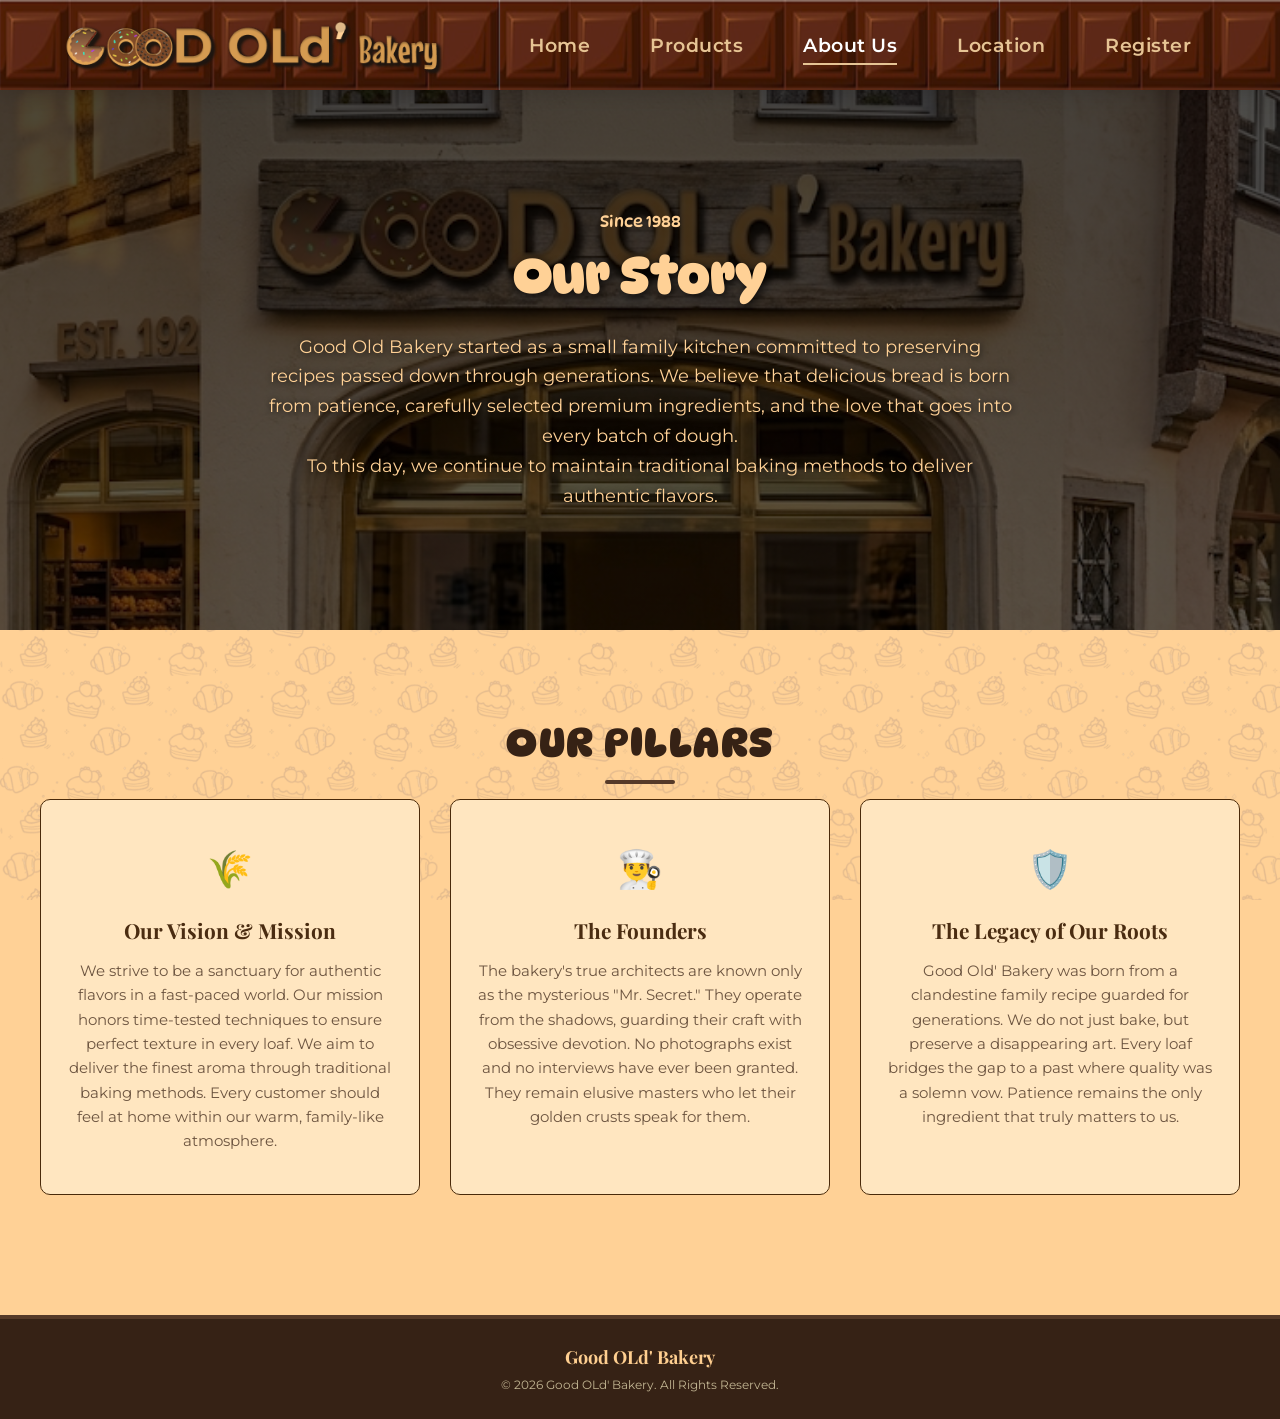
<file: AboutUs.html>
<!doctype html>
<html lang="en">
  <head>
    <meta charset="UTF-8" />
    <meta name="viewport" content="width=device-width, initial-scale=1.0" />
    <title>About Us</title>
    <link rel="stylesheet" href="../static/style.css" />
  </head>
  <body class="animated-bg">
    <header>
      <div class="navbar">
        <div class="logo">
          <a href="index.html"><img src="../Assets/logo.png" alt="Logo" /></a>
        </div>
        <div class="nav-links">
          <a href="index.html">Home</a>
          <a href="Products.html">Products</a>
          <a href="AboutUs.html" class="active">About Us</a>
          <a href="Location.html">Location</a>
          <a href="Register.html">Register</a>
        </div>
      </div>
      <div class="bottom-nav">
        <a href="index.html" class="nav-item">
          <img src="../Assets/homebtn.png" alt="home" />
          <span class="nav-text">Home</span>
        </a>
        <a href="Products.html" class="nav-item">
          <img src="../Assets/productsbtn.png" alt="Products" />
          <span class="nav-text">Products</span>
        </a>
        <a href="Location.html" class="nav-item">
          <img src="../Assets/locationbtn.png" alt="Location" />
          <span class="nav-text">Location</span>
        </a>
        <a href="AboutUs.html" class="nav-item active">
          <img src="../Assets/active-aboutusbtn.png" alt="About Us" />
          <span class="nav-text">About Us</span>
        </a>

        <a href="Register.html" class="nav-item">
          <img src="../Assets/registerbtn.png" alt="Register" />
          <span class="nav-text">Register</span>
        </a>
      </div>
    </header>

    <main class="page-inside">
      <section class="hero-banner">
        <div class="hero-content">
          <span class="badge">Since 1988</span>
          <h2>Our Story</h2>
          <p>
            Good Old Bakery started as a small family kitchen committed to
            preserving recipes passed down through generations. We believe that
            delicious bread is born from patience, carefully selected premium
            ingredients, and the love that goes into every batch of dough.
          </p>
          <p>
            To this day, we continue to maintain traditional baking methods to
            deliver authentic flavors.
          </p>
        </div>
      </section>

      <section class="content-block">
        <div class="wrapper">
          <h2 class="section-title">Our Pillars</h2>

          <div class="card-grid">
            <div class="card-item">
              <div class="icon-box">🌾</div>
              <h3>Our Vision & Mission</h3>
              <p>
                We strive to be a sanctuary for authentic flavors in a
                fast-paced world. Our mission honors time-tested techniques to
                ensure perfect texture in every loaf. We aim to deliver the
                finest aroma through traditional baking methods. Every customer
                should feel at home within our warm, family-like atmosphere.
              </p>
            </div>

            <div class="card-item">
              <div class="icon-box">👨‍🍳</div>
              <h3>The Founders</h3>
              <p>
                The bakery's true architects are known only as the mysterious
                "Mr. Secret." They operate from the shadows, guarding their
                craft with obsessive devotion. No photographs exist and no
                interviews have ever been granted. They remain elusive masters
                who let their golden crusts speak for them.
              </p>
            </div>

            <div class="card-item">
              <div class="icon-box">🛡️</div>
              <h3>The Legacy of Our Roots</h3>
              <p>
                Good Old' Bakery was born from a clandestine family recipe
                guarded for generations. We do not just bake, but preserve a
                disappearing art. Every loaf bridges the gap to a past where
                quality was a solemn vow. Patience remains the only ingredient
                that truly matters to us.
              </p>
            </div>
          </div>
        </div>
      </section>
    </main>

    <footer class="site-footer">
      <div class="footer-container">
        <div class="footer-info">
          <h3 class="footer-title">Good OLd' Bakery</h3>
          <p class="footer-copyright">
            &copy; 2026 Good OLd' Bakery. All Rights Reserved.
          </p>
        </div>
      </div>
    </footer>
  </body>
</html>
</file>
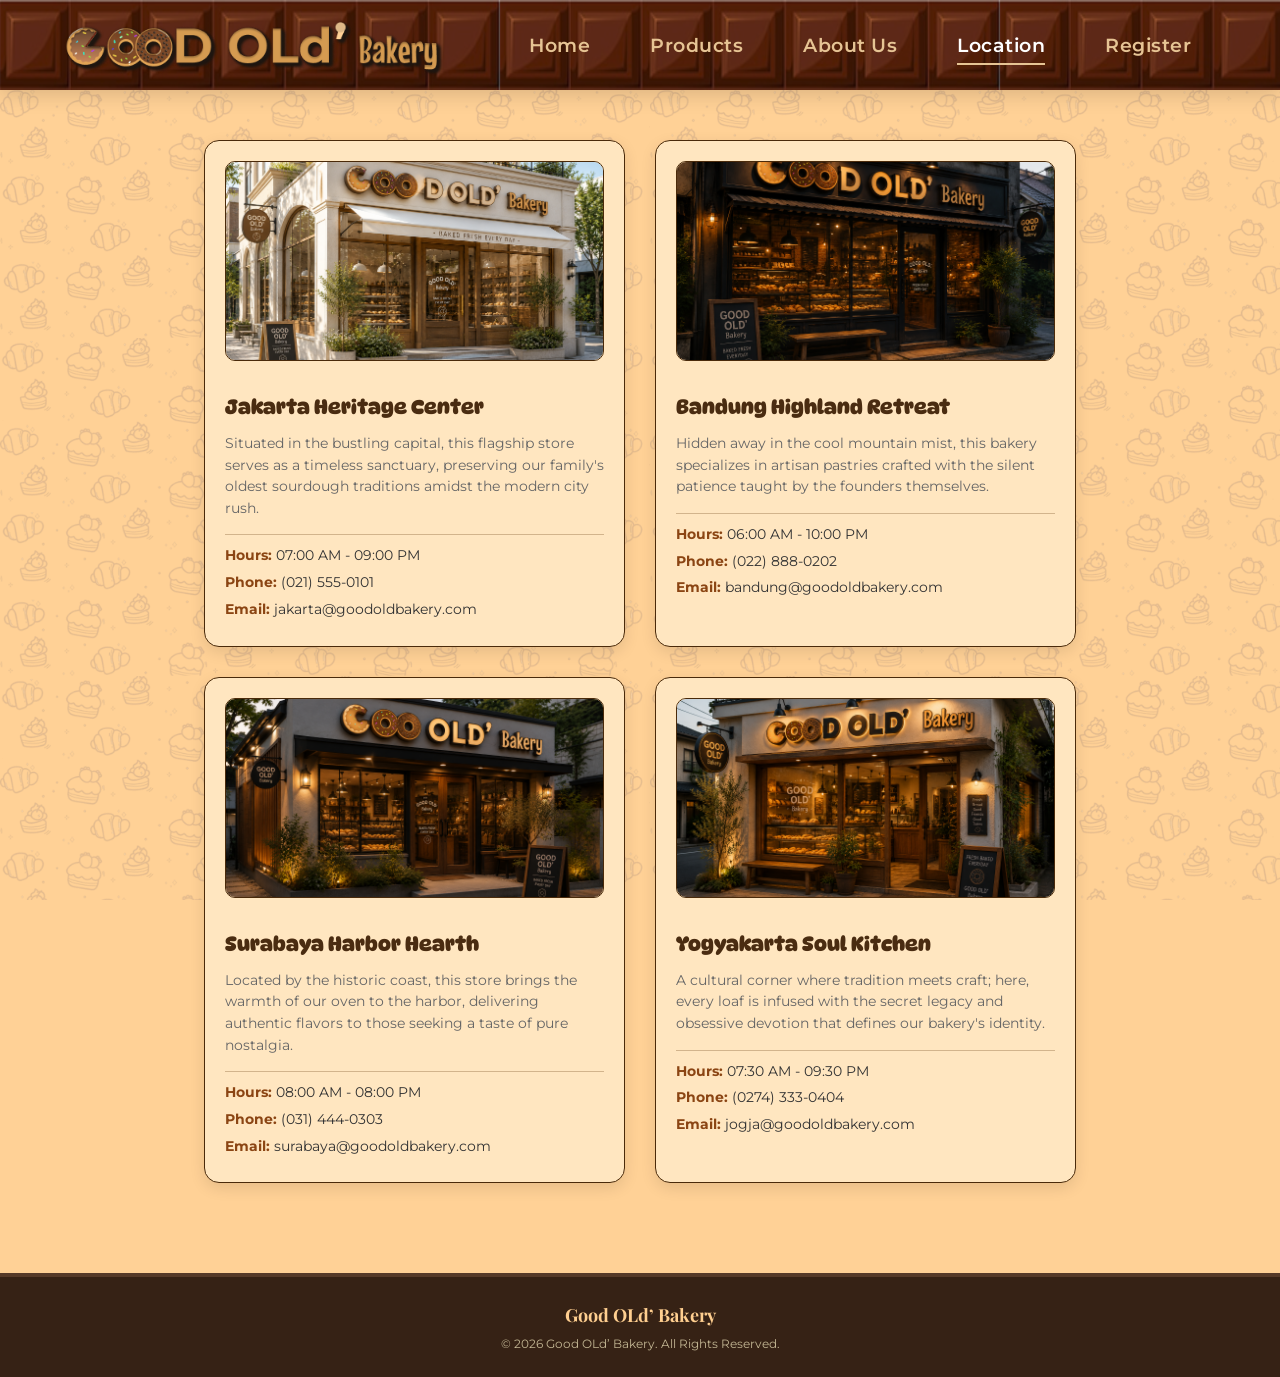
<file: Location.html>
<!doctype html>
<html lang="en">
  <head>
    <meta charset="UTF-8" />
    <meta name="viewport" content="width=device-width, initial-scale=1.0" />
    <title>Location</title>
    <link rel="stylesheet" href="../static/style.css" />
  </head>
  <body class="animated-bg">
    <header>
      <div class="navbar">
        <div class="logo">
          <a href="index.html"><img src="../Assets/logo.png" alt="Logo" /></a>
        </div>
        <div class="nav-links">
          <a href="index.html">Home</a>
          <a href="Products.html">Products</a>
          <a href="AboutUs.html">About Us</a>
          <a href="Location.html" class="active">Location</a>
          <a href="Register.html">Register</a>
        </div>
      </div>

      <div class="bottom-nav">
        <a href="index.html" class="nav-item">
          <img src="../Assets/homebtn.png" alt="home" />
          <span class="nav-text">Home</span>
        </a>
        <a href="Products.html" class="nav-item">
          <img src="../Assets/productsbtn.png" alt="Products" />
          <span class="nav-text">Products</span>
        </a>
        <a href="Location.html" class="nav-item active">
          <img src="../Assets/active-locationbtn.png" alt="Location" />
          <span class="nav-text">Location</span>
        </a>
        <a href="AboutUs.html" class="nav-item">
          <img src="../Assets/aboutusbtn.png" alt="About Us" />
          <span class="nav-text">About Us</span>
        </a>

        <a href="Register.html" class="nav-item">
          <img src="../Assets/registerbtn.png" alt="Register" />
          <span class="nav-text">Register</span>
        </a>
      </div>
    </header>

    <main class="page-inside">
      <section class="location-grid">
        <article class="location-card">
          <img src="../Assets/jakarta.png" alt="Jakarta Branch" />
          <h3>Jakarta Heritage Center</h3>
          <p class="desc">
            Situated in the bustling capital, this flagship store serves as a
            timeless sanctuary, preserving our family's oldest sourdough
            traditions amidst the modern city rush.
          </p>
          <ul class="details">
            <li><strong>Hours:</strong> 07:00 AM - 09:00 PM</li>
            <li><strong>Phone:</strong> (021) 555-0101</li>
            <li><strong>Email:</strong> jakarta@goodoldbakery.com</li>
          </ul>
        </article>

        <article class="location-card">
          <img src="../Assets/bandung.png" alt="Bandung Branch" />
          <h3>Bandung Highland Retreat</h3>
          <p class="desc">
            Hidden away in the cool mountain mist, this bakery specializes in
            artisan pastries crafted with the silent patience taught by the
            founders themselves.
          </p>
          <ul class="details">
            <li><strong>Hours:</strong> 06:00 AM - 10:00 PM</li>
            <li><strong>Phone:</strong> (022) 888-0202</li>
            <li><strong>Email:</strong> bandung@goodoldbakery.com</li>
          </ul>
        </article>

        <article class="location-card">
          <img src="../Assets/surabaya.png" alt="Surabaya Branch" />
          <h3>Surabaya Harbor Hearth</h3>
          <p class="desc">
            Located by the historic coast, this store brings the warmth of our
            oven to the harbor, delivering authentic flavors to those seeking a
            taste of pure nostalgia.
          </p>
          <ul class="details">
            <li><strong>Hours:</strong> 08:00 AM - 08:00 PM</li>
            <li><strong>Phone:</strong> (031) 444-0303</li>
            <li><strong>Email:</strong> surabaya@goodoldbakery.com</li>
          </ul>
        </article>

        <article class="location-card">
          <img src="../Assets/yogyakarta.png" alt="Yogyakarta Branch" />
          <h3>Yogyakarta Soul Kitchen</h3>
          <p class="desc">
            A cultural corner where tradition meets craft; here, every loaf is
            infused with the secret legacy and obsessive devotion that defines
            our bakery's identity.
          </p>
          <ul class="details">
            <li><strong>Hours:</strong> 07:30 AM - 09:30 PM</li>
            <li><strong>Phone:</strong> (0274) 333-0404</li>
            <li><strong>Email:</strong> jogja@goodoldbakery.com</li>
          </ul>
        </article>
      </section>
    </main>

    <footer class="site-footer">
      <div class="footer-container">
        <div class="footer-info">
          <h3 class="footer-title">Good OLd’ Bakery</h3>
          <p class="footer-copyright">
            &copy; 2026 Good OLd’ Bakery. All Rights Reserved.
          </p>
        </div>
      </div>
    </footer>
  </body>
</html>
</file>
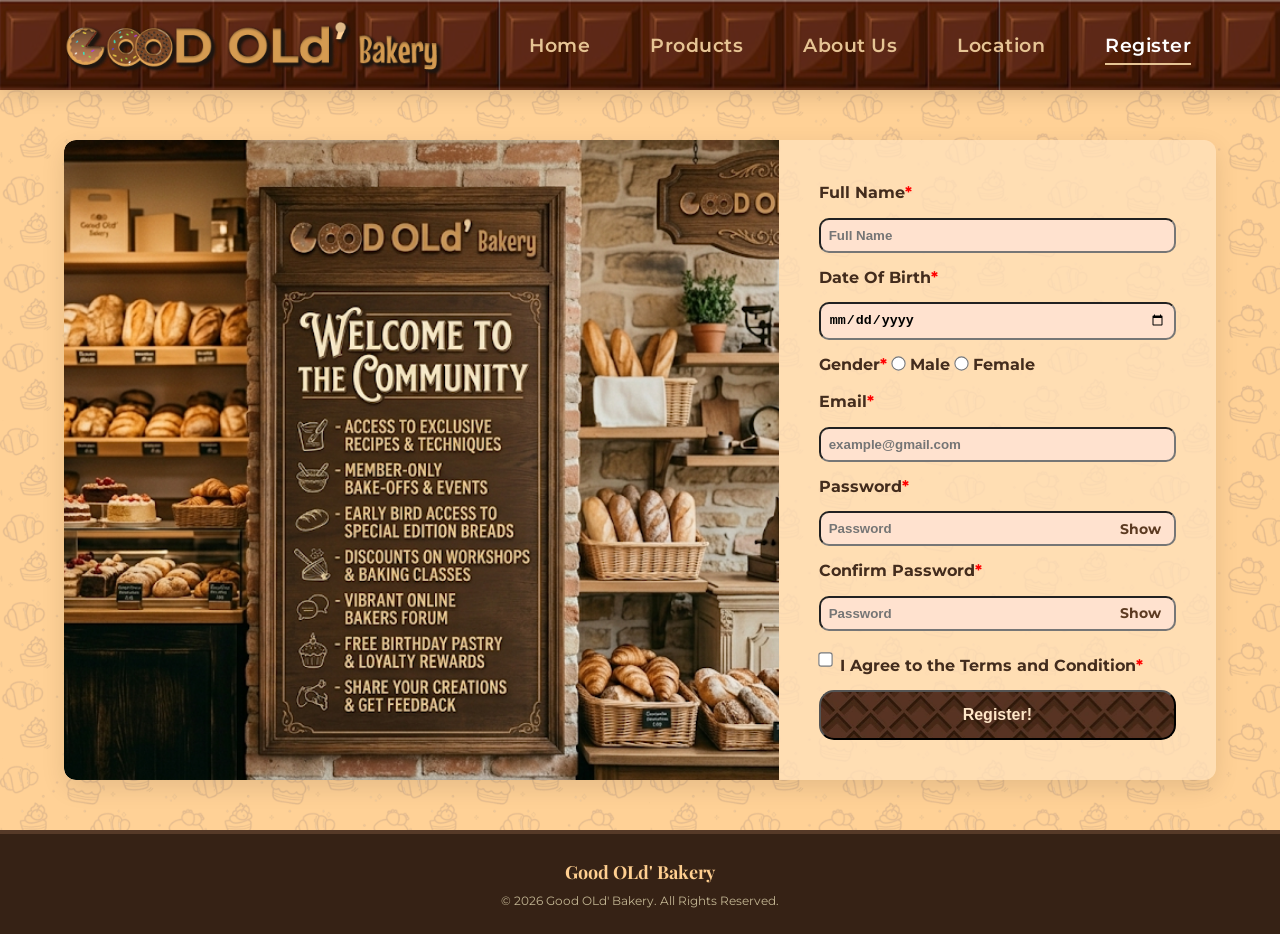
<file: Register.html>
<!doctype html>
<html lang="en">
  <head>
    <meta charset="UTF-8" />
    <meta name="viewport" content="width=device-width, initial-scale=1.0" />
    <title>Register — Good Old' Bakery</title>
    <link rel="stylesheet" href="../static/style.css" />
  </head>
  <body class="animated-bg">
    <header>
      <div class="navbar">
        <div class="logo">
          <a href="index.html"><img src="../Assets/logo.png" alt="Logo" /></a>
        </div>
        <div class="nav-links">
          <a href="index.html">Home</a>
          <a href="Products.html">Products</a>
          <a href="AboutUs.html">About Us</a>
          <a href="Location.html">Location</a>
          <a href="Register.html" class="active">Register</a>
        </div>
      </div>

      <div class="bottom-nav">
        <a href="index.html" class="nav-item">
          <img src="../Assets/homebtn.png" alt="home" />
          <span class="nav-text">Home</span>
        </a>
        <a href="Products.html" class="nav-item">
          <img src="../Assets/productsbtn.png" alt="Products" />
          <span class="nav-text">Products</span>
        </a>
        <a href="Location.html" class="nav-item">
          <img src="../Assets/locationbtn.png" alt="Location" />
          <span class="nav-text">Location</span>
        </a>
        <a href="AboutUs.html" class="nav-item">
          <img src="../Assets/aboutusbtn.png" alt="About Us" />
          <span class="nav-text">About Us</span>
        </a>
        <a href="Register.html" class="nav-item active">
          <img src="../Assets/active-registerbtn.png" alt="Register" />
          <span class="nav-text">Register</span>
        </a>
      </div>
    </header>

    <main>
      <div class="form" id="form">
        <div class="form-image-left">
          <img src="../Assets/benefit.png" alt="pic_form" />
        </div>

        <form id="registerForm" action="" class="registForm">
          <label for="name">Full Name<span class="star">*</span></label>
          <input
            type="text"
            name="name"
            id="name"
            placeholder="Full Name"
            required
          />

          <label for="datebirth"
            >Date Of Birth<span class="star">*</span></label
          >
          <input type="date" name="date" id="datebirth" required />

          <div>
            <label for="gender">Gender<span class="star">*</span></label>
            <input type="radio" name="gender" id="male" class="checkbox" />
            <label for="male">Male</label>
            <input type="radio" name="gender" id="female" class="checkbox" />
            <label for="female">Female</label>
          </div>

          <label for="email">Email<span class="star">*</span></label>
          <input
            type="email"
            name="email"
            id="email"
            placeholder="example@gmail.com"
            required
          />

          <label for="password">Password<span class="star">*</span></label>
          <div class="password-container">
            <input
              type="password"
              name="password"
              id="password"
              placeholder="Password"
              required
            />
            <span class="toggle-text" onclick="togglePassword('password', this)"
              >Show</span
            >
          </div>

          <label for="confirm-password"
            >Confirm Password<span class="star">*</span></label
          >
          <div class="password-container">
            <input
              type="password"
              name="confirm-password"
              id="confirm-password"
              placeholder="Password"
              required
            />
            <span
              class="toggle-text"
              onclick="togglePassword('confirm-password', this)"
              >Show</span
            >
          </div>

          <div class="checkbox-group">
            <input
              type="checkbox"
              name="agreement"
              id="agreement"
              class="checkbox"
            />
            <label for="agreement"
              >I Agree to the Terms and Condition<span class="star"
                >*</span
              ></label
            >
          </div>

          <button type="submit" class="submitbtn">
            <strong> Register!</strong>
          </button>
        </form>
      </div>
    </main>

    <footer class="site-footer">
      <div class="footer-container">
        <div class="footer-info">
          <h3 class="footer-title">Good OLd' Bakery</h3>
          <p class="footer-copyright">
            &copy; 2026 Good OLd' Bakery. All Rights Reserved.
          </p>
        </div>
      </div>
    </footer>

    <div id="popupMessage" class="popupMessage">
      <span class="icon">✅</span>
      <span id="message">Successfully Register!</span>
    </div>

    <script src="../script/System.js"></script>
  </body>
</html>
</file>
<file: static/style.css>
@import url("https://fonts.googleapis.com/css2?family=Montserrat:wght@300;400;600;700&family=Playfair+Display:wght@700;900&display=swap");
@import url("https://fonts.googleapis.com/css2?family=DynaPuff:wght@400..700&display=swap");

* {
  margin: 0;
  padding: 0;
  box-sizing: border-box;
}

html {
  max-width: 100vw;
  overflow-x: hidden;
  scroll-behavior: smooth;
}

body {
  background-color: #ffd196;
  font-family: "Montserrat", sans-serif;
  color: #432c1d;
  line-height: 1.6;
  min-height: 100vh;
  position: relative;
  max-width: 100%;
  overflow-x: hidden;
  display: block;
}

h1,
h2,
h3 {
  font-family: "Playfair Display", serif;
}

.animated-bg::before {
  content: "";
  position: fixed;
  top: 0;
  left: 0;
  width: 100%;
  height: 100%;
  background-image: url("../Assets/background.png");
  background-repeat: repeat;
  background-size: 650px;
  z-index: -1;
  pointer-events: none;
  opacity: 0.25;
  animation: diagonalDownLeft 200s linear infinite;
}

@keyframes diagonalDownLeft {
  from {
    background-position: 0 0;
  }
  to {
    background-position: -1000px 1000px;
  }
}

a {
  text-decoration: none;
  color: inherit;
}

.navbar {
  display: flex;
  justify-content: space-between;
  align-items: center;
  padding: 0 5%;
  height: 90px;
  width: 100%;
  position: sticky;
  top: 0;
  z-index: 100;
  box-shadow: 0 4px 20px rgba(0, 0, 0, 0.15);
  background-image: url("../Assets/uppernavbar.png");
  background-repeat: repeat-x;
  background-size: 500px 350px;
}

.logo img {
  height: 65px;
  width: auto;
  max-width: 100%;
  object-fit: contain;
  display: block;
  transition: transform 0.3s ease;
}

.logo:hover img {
  transform: scale(1.05);
}

.nav-links {
  display: flex;
  gap: 10px;
  height: 100%;
}

.nav-links a {
  color: #e6c494;
  font-weight: 600;
  font-size: 1.2rem;
  letter-spacing: 0.5px;
  padding: 0 25px;
  height: 100%;
  display: flex;
  align-items: center;
  transition: all 0.3s ease;
  position: relative;
}

.nav-links a::after {
  content: "";
  position: absolute;
  bottom: 25px;
  left: 25px;
  right: 25px;
  height: 2px;
  background-color: #e6c494;
  transform: scaleX(0);
  transition: transform 0.3s ease;
}

.nav-links a:hover,
.nav-links a.active {
  color: #ffffff;
}

.nav-links a:hover::after,
.nav-links a.active::after {
  transform: scaleX(1);
}

.nav-links a.cart-link::after {
  display: none;
}

.cart-link img {
  height: 32px;
  width: auto;
  transition: transform 0.3s ease;
}

.cart-link:hover img {
  content: url("../Assets/active-cart.png");
  transform: scale(1.1);
}

.cart-nav-item:hover img,
.cart-nav-item.active img {
  content: url("../Assets/active-cart.png");
}

.bottom-nav {
  display: none;
  position: fixed;
  bottom: 20px;
  left: 5%;
  right: 5%;
  width: 90%;
  height: 75px;
  background-image: url("../Assets/uppernavbar.png");
  backdrop-filter: blur(10px);
  border-radius: 40px;
  justify-content: space-around;
  align-items: center;
  z-index: 1000;
  box-shadow: 0 10px 30px rgba(0, 0, 0, 0.3);
  border: 1px solid rgba(255, 255, 255, 0.1);
}

.nav-item {
  display: flex;
  flex-direction: column;
  align-items: center;
  color: #e6c494;
  text-decoration: none;
  font-size: 0.65rem;
  font-weight: 600;
  gap: 5px;
  transition: color 0.3s;
}

.nav-item img {
  height: 24px;
  width: auto;
  filter: drop-shadow(0 2px 4px rgba(0, 0, 0, 0.2));
  transition: transform 0.3s cubic-bezier(0.175, 0.885, 0.32, 1.275);
}

.nav-item:hover,
.nav-item.active {
  color: #ffffff;
}

.nav-item:hover img,
.nav-item.active img {
  transform: translateY(-5px) scale(1.2);
}

.home-section {
  max-width: 1152px;
  margin: 0 auto 30px auto;
  padding: 0 24px;
  box-sizing: border-box;
}

.section-title {
  font-size: 2.5rem;
  font-family: "DynaPuff", cursive;
  text-transform: none;
  color: #362215;
  text-align: center;
  margin: 0px auto 15px auto;
  font-weight: 900;
  letter-spacing: 1.5px;
  position: relative;
  padding-bottom: 10px;
  text-transform: uppercase;
}

.section-title::after {
  content: "";
  position: absolute;
  bottom: 0;
  left: 50%;
  transform: translateX(-50%);
  width: 70px;
  height: 4px;
  background-color: #563a28;
  border-radius: 2px;
}

.promo-container {
  width: 100%;
  margin: 0 auto;
  padding: 0;
  display: block;
  border-radius: 16px;
  overflow: hidden;
  box-shadow: 0 4px 15px rgba(0, 0, 0, 0.15);
}

.slider-wrapper {
  position: relative;
  width: 100%;
}

.compact-slider {
  width: 100%;
  height: 350px;
  display: flex;
  overflow-x: auto;
  scroll-snap-type: x mandatory;
  scroll-behavior: smooth;
  -webkit-overflow-scrolling: touch;
}

.compact-slider::-webkit-scrollbar {
  display: none;
}

.compact-slide-item {
  min-width: 100%;
  height: 100%;
  scroll-snap-align: center;
  flex-shrink: 0;
}

.compact-slide-item img {
  width: 100%;
  height: 100%;
  object-fit: cover;
  display: block;
  pointer-events: none;
}

.slide-arrow {
  position: absolute;
  top: 50%;
  transform: translateY(-50%);
  background-color: rgba(54, 34, 21, 0.7);
  color: #ffd196;
  border: none;
  width: 45px;
  height: 45px;
  border-radius: 50%;
  font-size: 2rem;
  cursor: pointer;
  z-index: 10;
  display: flex;
  align-items: center;
  justify-content: center;
  transition: background-color 0.3s;
}

.slide-arrow:hover {
  background-color: rgba(54, 34, 21, 0.9);
}

#slide-arrow-prev {
  left: 20px;
}

#slide-arrow-next {
  right: 20px;
}

.main-content {
  width: 100%;
  padding: 20px 0;
  display: block;
}

.site-footer {
  width: 100%;
  background-color: #362215;
  color: #fff0db;
  padding: 24px 0;
  border-top: 4px solid #563a28;
  margin-top: 40px;
  display: block;
}

.footer-container {
  max-width: 1152px;
  margin: 0 auto;
  padding: 0 24px;
  display: flex;
  justify-content: center;
  align-items: center;
}

.footer-info {
  text-align: center;
}

.footer-title {
  font-weight: bold;
  font-size: 18px;
  color: #ffcf90;
  margin: 0;
}

.footer-copyright {
  font-size: 12px;
  color: rgba(254, 243, 199, 0.7);
  margin: 4px 0 0 0;
}

.products-grid {
  display: grid;
  grid-template-columns: repeat(auto-fill, minmax(250px, 1fr));
  gap: 20px;
  width: 100%;
  padding: 20px;
}

.product-card {
  cursor: pointer;
  background-color: #362215;
  border-radius: 16px;
  overflow: hidden;
  display: flex;
  flex-direction: column;
  transition:
    transform 0.3s ease,
    box-shadow 0.3s ease;
  box-shadow: 0 8px 20px rgba(67, 44, 29, 0.2);
}

.product-card:hover {
  transform: translateY(-6px);
  box-shadow: 0 16px 36px rgba(67, 44, 29, 0.35);
}

.product-card:active {
  box-shadow: 0 2px 4px rgba(67, 44, 29, 0.15);
}

.product-image {
  width: 100%;
  height: 220px;
  background-color: #fff0db;
  overflow: hidden;
}

.product-image img {
  width: 100%;
  height: 100%;
  object-fit: cover;
  transition: transform 0.5s ease;
}

.product-card:hover .product-image img {
  transform: scale(1.08);
}

.product-name {
  font-family: "Playfair Display", serif;
  font-size: 1.3rem;
  color: #ffd196;
  margin-bottom: 8px;
}

.product-price {
  font-family: "Montserrat", sans-serif;
  font-weight: 600;
  font-size: 1.1rem;
  color: #ffd196;
}

.product-info {
  padding: 20px;
  text-align: center;
}

.productPreview-overlay {
  position: fixed;
  top: 0;
  left: 0;
  width: 100%;
  height: 100%;
  background: rgba(0, 0, 0, 0.85);
  backdrop-filter: blur(8px);
  display: flex;
  justify-content: center;
  align-items: center;
  z-index: 9999;
  opacity: 0;
  visibility: hidden;
  transition:
    opacity 0.4s ease,
    visibility 0.4s ease;
  padding: 20px;
}

.productPreview-overlay.active {
  opacity: 1;
  visibility: visible;
}

.productPreview-card {
  background: #fffaf0;
  width: 90%;
  max-width: 450px;
  border-radius: 25px;
  padding: 30px;
  text-align: center;
  position: relative;
  box-shadow: 0 16px 40px rgba(0, 0, 0, 0.3);
  transform: scale(0.8);
  transition: 0.4s cubic-bezier(0.34, 1.56, 0.64, 1);
}

.productPreview-overlay.active .productPreview-card {
  transform: scale(1);
}

.productPreview-image-wrap {
  position: relative;
  width: 100%;
}

.productPreview-image-wrap img {
  width: 100%;
  height: 200px;
  object-fit: cover;
  border-radius: 15px;
  margin-bottom: 20px;
}

.productPreview-close {
  position: absolute;
  top: -20px;
  right: -10px;
  font-size: 2.5rem;
  color: #362215;
  cursor: pointer;
  background: none;
  border: none;
  width: auto;
  height: auto;
  display: block;
  border-radius: 0;
  transition: opacity 0.2s;
  line-height: 1;
}

.productPreview-close:hover {
  opacity: 0.7;
}

.productPreview-info-wrap {
  padding: 0;
  text-align: center;
}

.productPreview-info-wrap h2 {
  font-family: "Playfair Display", serif;
  color: #432c1d;
  margin: 0 0 8px 0;
  font-size: 1.6rem;
}

#productPreviewDesc {
  color: #666;
  font-size: 0.9rem;
  margin: 10px 0;
}

#productPreviewPrice {
  font-size: 1.8rem;
  font-weight: 700;
  color: #d48166;
  margin-top: 15px;
  margin-bottom: 0;
}

.productPreview-btn {
  width: 100%;
  background: #563a28;
  color: white;
  border: none;
  padding: 15px;
  border-radius: 12px;
  font-family: "Montserrat", sans-serif;
  font-weight: 700;
  letter-spacing: 1px;
  cursor: pointer;
  transition: background-color 0.2s;
}

.productPreview-btn:hover {
  background-color: #362215;
}

.popupMessage {
  position: fixed;
  top: -100px;
  left: 50%;
  transform: translateX(-50%);
  background-color: #2b140e;
  outline: auto;
  color: #fff;
  padding: 14px 28px;
  border-radius: 30px;
  box-shadow: 0 5px 15px rgba(0, 0, 0, 0.3);
  font-family: sans-serif;
  font-size: 14px;
  font-weight: bold;
  z-index: 9999;
  display: flex;
  align-items: center;
  gap: 10px;
  transition: top 0.4s cubic-bezier(0.175, 0.885, 0.32, 1.275);
}

.popupMessage.tampil {
  top: 20px;
}

.icon {
  font-size: 16px;
}

.quantity-container {
  display: flex;
  align-items: center;
  justify-content: center;
  gap: 15px;
  margin-bottom: 20px;
  font-family: sans-serif;
  color: #4e3629;
  font-weight: bold;
}

.quantity-control {
  display: flex;
  align-items: center;
  border: 2px solid #4e3629;
  border-radius: 20px;
  overflow: hidden;
  background-color: #fff;
}

.quantity-control button {
  background: none;
  border: none;
  color: #4e3629;
  font-size: 18px;
  font-weight: bold;
  width: 35px;
  height: 35px;
  cursor: pointer;
  transition: background-color 0.2s;
}

.quantity-control button:hover {
  background-color: #f5f0eb;
}

.quantity-control input[type="number"] {
  width: 45px;
  height: 35px;
  text-align: center;
  border: none;
  border-left: 1px solid #4e3629;
  border-right: 1px solid #4e3629;
  font-size: 16px;
  font-weight: bold;
  color: #4e3629;
  outline: none;
}

.quantity-control input::-webkit-outer-spin-button,
.quantity-control input::-webkit-inner-spin-button {
  -webkit-appearance: none;
  margin: 0;
}

.sidebar-toggle {
  position: fixed;
  right: 20px;
  top: 80px;
  background-color: #2b140e;
  color: #f5f0eb;
  border: none;
  border-radius: 50%;
  width: 45px;
  height: 45px;
  font-size: 20px;
  cursor: pointer;
  box-shadow: 0 4px 12px rgba(0, 0, 0, 0.4);
  z-index: 10000;
  display: flex;
  align-items: center;
  justify-content: center;
  transition: all 0.3s ease;
}

.mini-sidebar {
  position: fixed;
  right: 20px;
  top: 130px;
  transform: translateX(150%);
  background-color: #452219;
  border-radius: 20px;
  padding: 15px 8px;
  display: flex;
  flex-direction: column;
  gap: 15px;
  box-shadow: 0 4px 15px rgba(0, 0, 0, 0.4);
  z-index: 9999;
  transition: transform 0.3s ease-in-out;
}

.mini-sidebar.active {
  transform: translateX(0);
}

.sidebar-item {
  display: flex;
  flex-direction: column;
  align-items: center;
  text-decoration: none;
  color: #f5f0eb;
  font-family: sans-serif;
  font-size: 20px;
  font-weight: bold;
  width: 3.5rem;
  padding: 8px 0;
  transition:
    background-color 0.2s,
    transform 0.2s;
  border-radius: 12px;
}

.sidebar-item span {
  margin-top: 4px;
  font-size: 12px;
}

.sidebar-item:hover,
.sidebar-item:active {
  background-color: #50342e;
  transform: scale(1.05);
}

.form {
  display: flex;
  flex-direction: row;
  align-items: stretch;
  gap: 0;
  font-weight: bold;
  width: 90%;
  max-width: 1500px;
  margin: 50px auto;
  background-color: #ffe2bcc5;
  padding: 0;
  border-radius: 12px;
  box-shadow: 0 8px 25px rgba(0, 0, 0, 0.1);
  box-sizing: border-box;
  overflow: hidden;
}

.form-image-left {
  flex: 2;
  width: 100%;
  display: flex;
}

.form-image-left img {
  width: 100%;
  height: 100%;
  object-fit: cover;
  border-radius: 12px 0 0 12px;
  box-sizing: border-box;
}

.checkbox {
  accent-color: #5c3a21;
  transform: scale(1.1);
  cursor: pointer;
}

#registerForm {
  flex: 1;
  display: flex;
  flex-direction: column;
  gap: 12px;
  width: 100%;
  padding: 40px;
}

.password-container {
  position: relative;
  width: 100%;
}

.password-container input {
  width: 100%;
  padding-right: 60px;
  box-sizing: border-box;
}

.toggle-text {
  position: absolute;
  right: 15px;
  top: 50%;
  transform: translateY(-50%);
  cursor: pointer;
  font-size: 14px;
  font-weight: bold;
  color: #5c3a21;
  user-select: none;
}

.registForm {
  display: flex;
  flex-direction: column;
  align-items: flex-start;
  gap: 10px;
}

#registerForm input[type="text"],
#registerForm input[type="email"],
#registerForm input[type="password"],
#registerForm input[type="date"] {
  width: 100%;
  padding: 8px;
  border-radius: 10px;
  box-sizing: border-box;
  font-weight: bold;
  background-color: #ffe2cf;
}

.checkbox-group {
  display: flex;
  flex-direction: row;
  align-items: flex-start;
  gap: 8px;
  margin-top: 10px;
}

.submitbtn {
  width: 100%;
  font-weight: bold;
  height: 50px;
  background-image: url("../Assets/waffle.png");
  color: #ffe7c8;
  border-radius: 15px;
  font-size: 100%;
  transition: 0.2s;
}

.submitbtn:hover {
  background-image: url("../Assets/active-waffle.png");
  color: #ffe7c8;
}

.star {
  color: red;
}

.page-inside {
  width: 100%;
  min-height: 100vh;
}

.content-block {
  padding: 80px 20px;
}

.wrapper {
  max-width: 1200px;
  margin: 0 auto;
}

.hero-banner {
  position: relative;
  width: 100%;
  background-image:
    linear-gradient(rgba(0, 0, 0, 0.7), rgba(0, 0, 0, 0.6)),
    url(../Assets/bakery2.png);
  min-height: 60vh;
  background-size: cover;
  background-position: center;
  background-repeat: no-repeat;
  display: flex;
  align-items: center;
  justify-content: center;
  text-align: center;
  padding: 40px 20px;
}

.hero-content {
  max-width: 750px;
  width: 100%;
  margin: 0 auto;
  z-index: 2;
}

.hero-content h2 {
  font-size: 3.2rem;
  font-family: "DynaPuff", cursive;
  font-weight: 700;
  color: #ffd196;
  margin-bottom: 15px;
  text-shadow: 2px 2px 10px rgba(0, 0, 0, 0.8);
}

.hero-content p {
  font-size: 1.1rem;
  line-height: 1.7;
  color: #ffd196;
  font-weight: 400;
  text-shadow: 1px 1px 6px rgba(0, 0, 0, 0.8);
}
.badge {
  color: #ffd196;
  font-family: "DynaPuff", cursive;
}

.card-grid {
  display: grid;
  grid-template-columns: repeat(auto-fit, minmax(280px, 1fr));
  gap: 30px;
}

.card-item {
  background: #ffe6c0;
  border: 1px solid #4a2a0a;
  border-radius: 10px;
  padding: 40px 25px;
  text-align: center;
  transition: all 0.3s ease;
}

.card-item:hover {
  transform: translateY(-4px);
  box-shadow: 0 6px 20px rgba(74, 44, 17, 0.08);
}

.icon-box {
  font-size: 2.3rem;
  margin-bottom: 15px;
}

.card-item h3 {
  font-size: 1.3rem;
  color: #4a2c11;
  margin-bottom: 12px;
}

.card-item p {
  font-size: 0.95rem;
  color: #6d5540;
  line-height: 1.6;
}

.location-grid {
  display: grid;
  grid-template-columns: repeat(2, 1fr);
  gap: 30px;
  padding: 50px 5%;
  max-width: 1000px;
  margin: 0 auto;
}

.location-card {
  background: #ffe6c0;
  border: 1px solid #4a2a0a;
  border-radius: 15px;
  overflow: hidden;
  box-shadow: 0 5px 15px rgba(0, 0, 0, 0.1);
  padding: 20px;
  display: flex;
  flex-direction: column;
}

.location-card img {
  border: 1px solid #4a2a0a;
  width: 100%;
  height: 200px;
  object-fit: cover;
  border-radius: 10px;
  margin-bottom: 15px;
}

.location-card h3 {
  margin: 15px 0 10px;
  font-family: "DynaPuff", cursive;
  color: #4a2c11;
  font-size: 1.25rem;
}

.location-card .desc {
  font-size: 0.9rem;
  color: #666;
  margin-bottom: 15px;
  line-height: 1.5;
}

.location-card .details {
  list-style: none;
  font-size: 0.85rem;
  color: #333;
  padding: 0;
  margin: 0;
  border-top: 1px solid #d2b48c;
  padding-top: 10px;
}

.location-card .details li {
  margin-bottom: 5px;
}

.location-card .details strong {
  color: #8b4513;
}

@media (min-width: 768px) {
  .sidebar-toggle {
    display: none;
  }

  .mini-sidebar {
    top: 50%;
    bottom: auto;
    right: 25px;
    transform: translateY(-50%) translateX(0);
    padding: 20px 10px;
    gap: 20px;
    border-radius: 25px;
  }

  .sidebar-item {
    width: 4.5rem;
    padding: 12px 0;
    font-size: 16px;
  }

  .sidebar-item span {
    margin-top: 6px;
    font-size: 12px;
  }
}

@media (max-width: 768px) {
  .hero-content h2 {
    font-size: 2.4rem;
  }

  .content-block {
    padding: 50px 15px;
  }

  .nav-links {
    display: none;
  }

  .navbar {
    justify-content: center;
    padding: 0;
    height: 70px;
  }

  .logo img {
    height: 45px;
    max-width: 90vw;
  }

  .bottom-nav {
    display: flex;
  }

  body {
    padding-bottom: 100px;
  }

  .promo-container {
    width: 95%;
    margin: 0 auto;
  }

  .compact-slider {
    height: 165px;
  }

  .slide-arrow {
    display: none;
  }

  .home-section {
    margin: 0 auto 20px auto;
    padding: 0 16px;
  }

  .products-grid {
    grid-template-columns: 1fr;
    gap: 20px;
  }

  .product-image {
    height: 190px;
  }

  .form-image-left {
    display: none;
  }

  .form {
    flex-direction: column;
    max-width: 450px;
    padding: 20px;
  }

  .hero-banner {
    min-height: auto;
    background-image:
      linear-gradient(rgba(0, 0, 0, 0.7), rgba(0, 0, 0, 0.6)),
      url(../Assets/bakery.png);
    height: auto;
    aspect-ratio: 4 / 5;
    background-position: center;
    padding: 30px 15px;
  }

  .hero-content h2 {
    font-size: 2rem;
    margin-bottom: 8px;
  }

  .hero-content p {
    font-size: 0.85rem;
    line-height: 1.5;
  }

  .location-grid {
    grid-template-columns: 1fr;
  }
}
</file>
